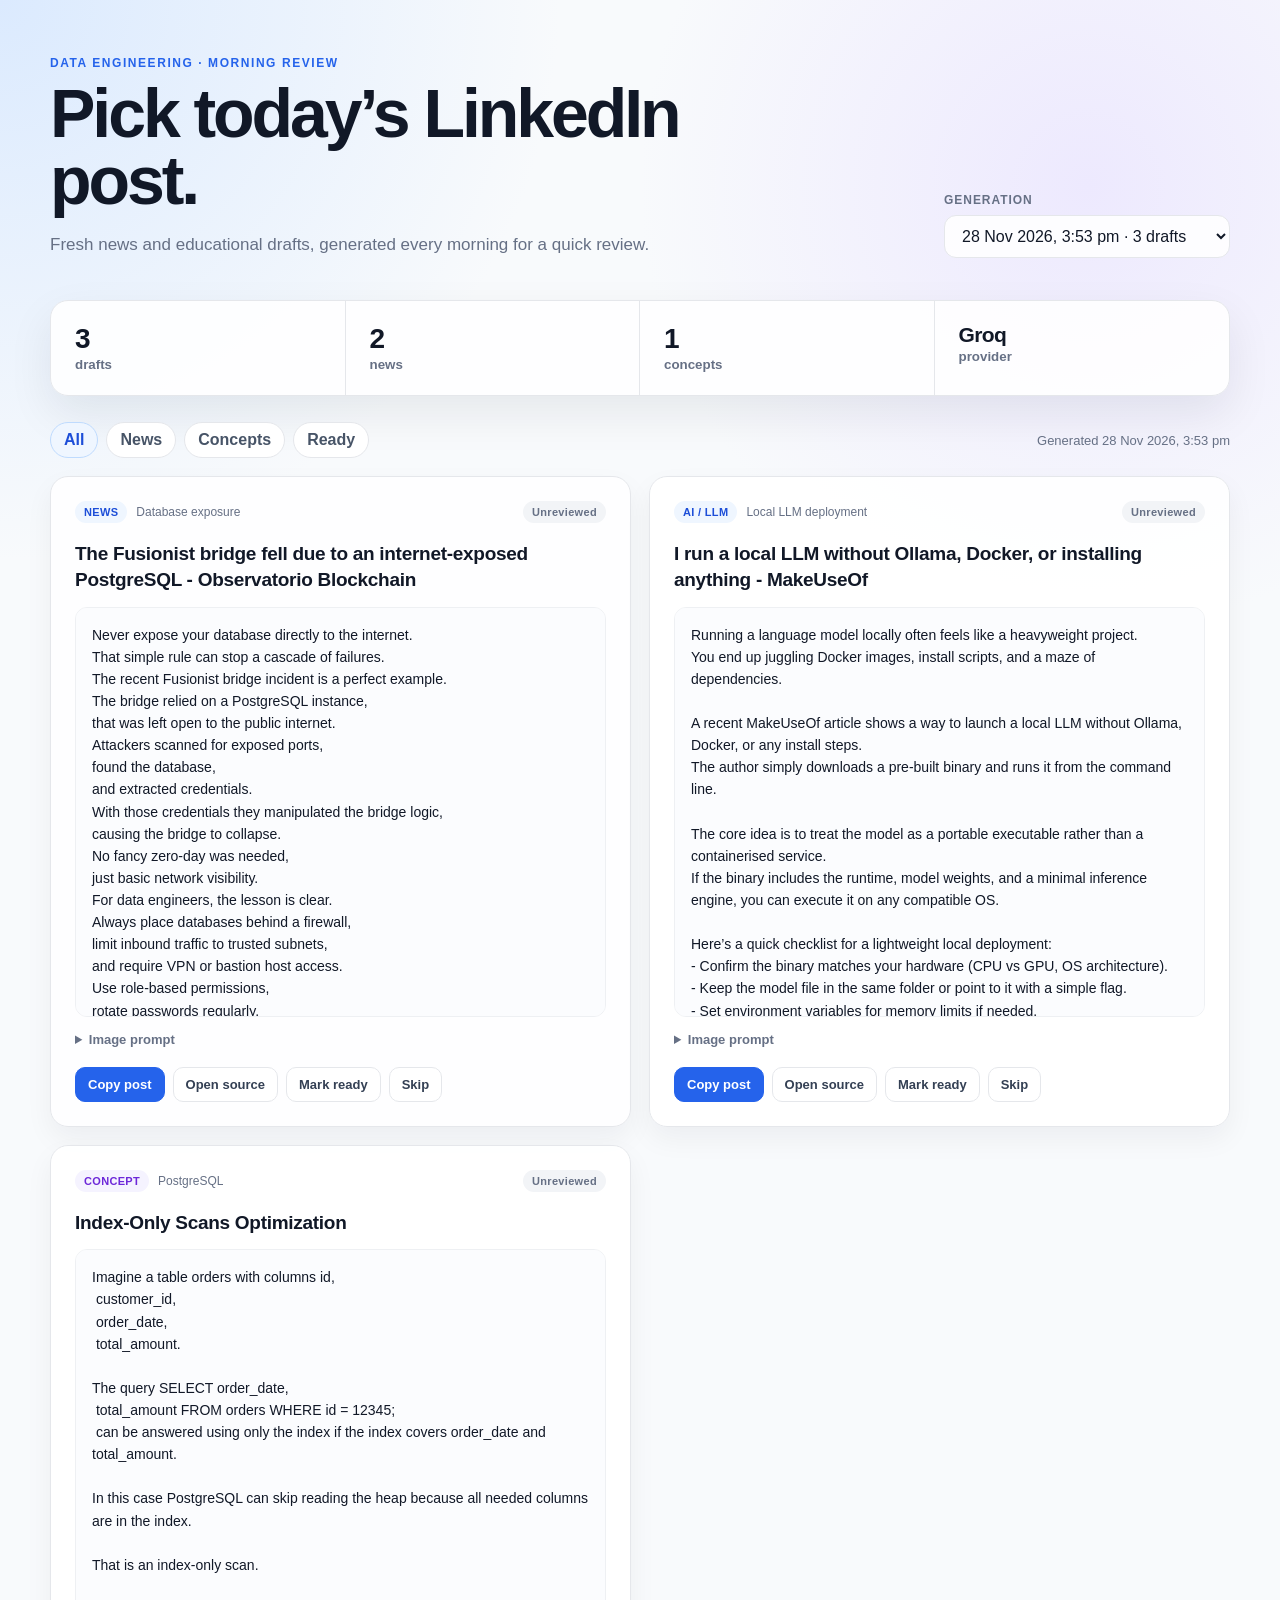
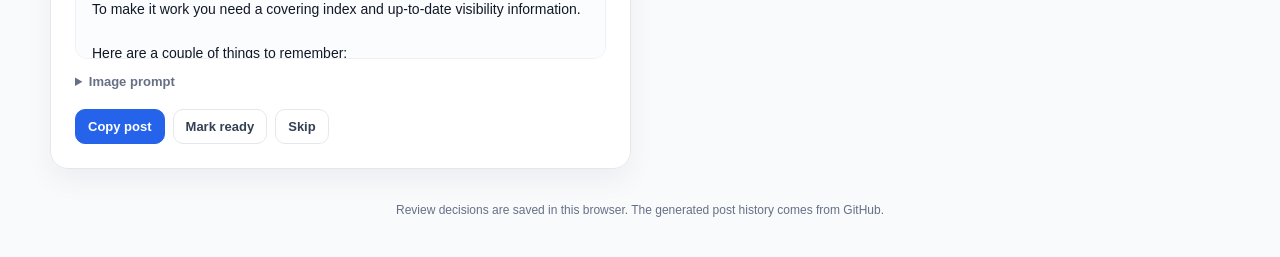
<file: index.html>
<!doctype html>
<html lang="en">
<head>
  <meta charset="utf-8">
  <meta name="viewport" content="width=device-width, initial-scale=1">
  <title>LinkedIn Morning Review</title>
  <meta http-equiv="refresh" content="0; url=frontend/">
  <link rel="canonical" href="frontend/">
  <script>window.location.replace('frontend/');</script>
</head>
<body>
  <p>Opening <a href="frontend/">LinkedIn Morning Review</a>…</p>
</body>
</html>
</file>
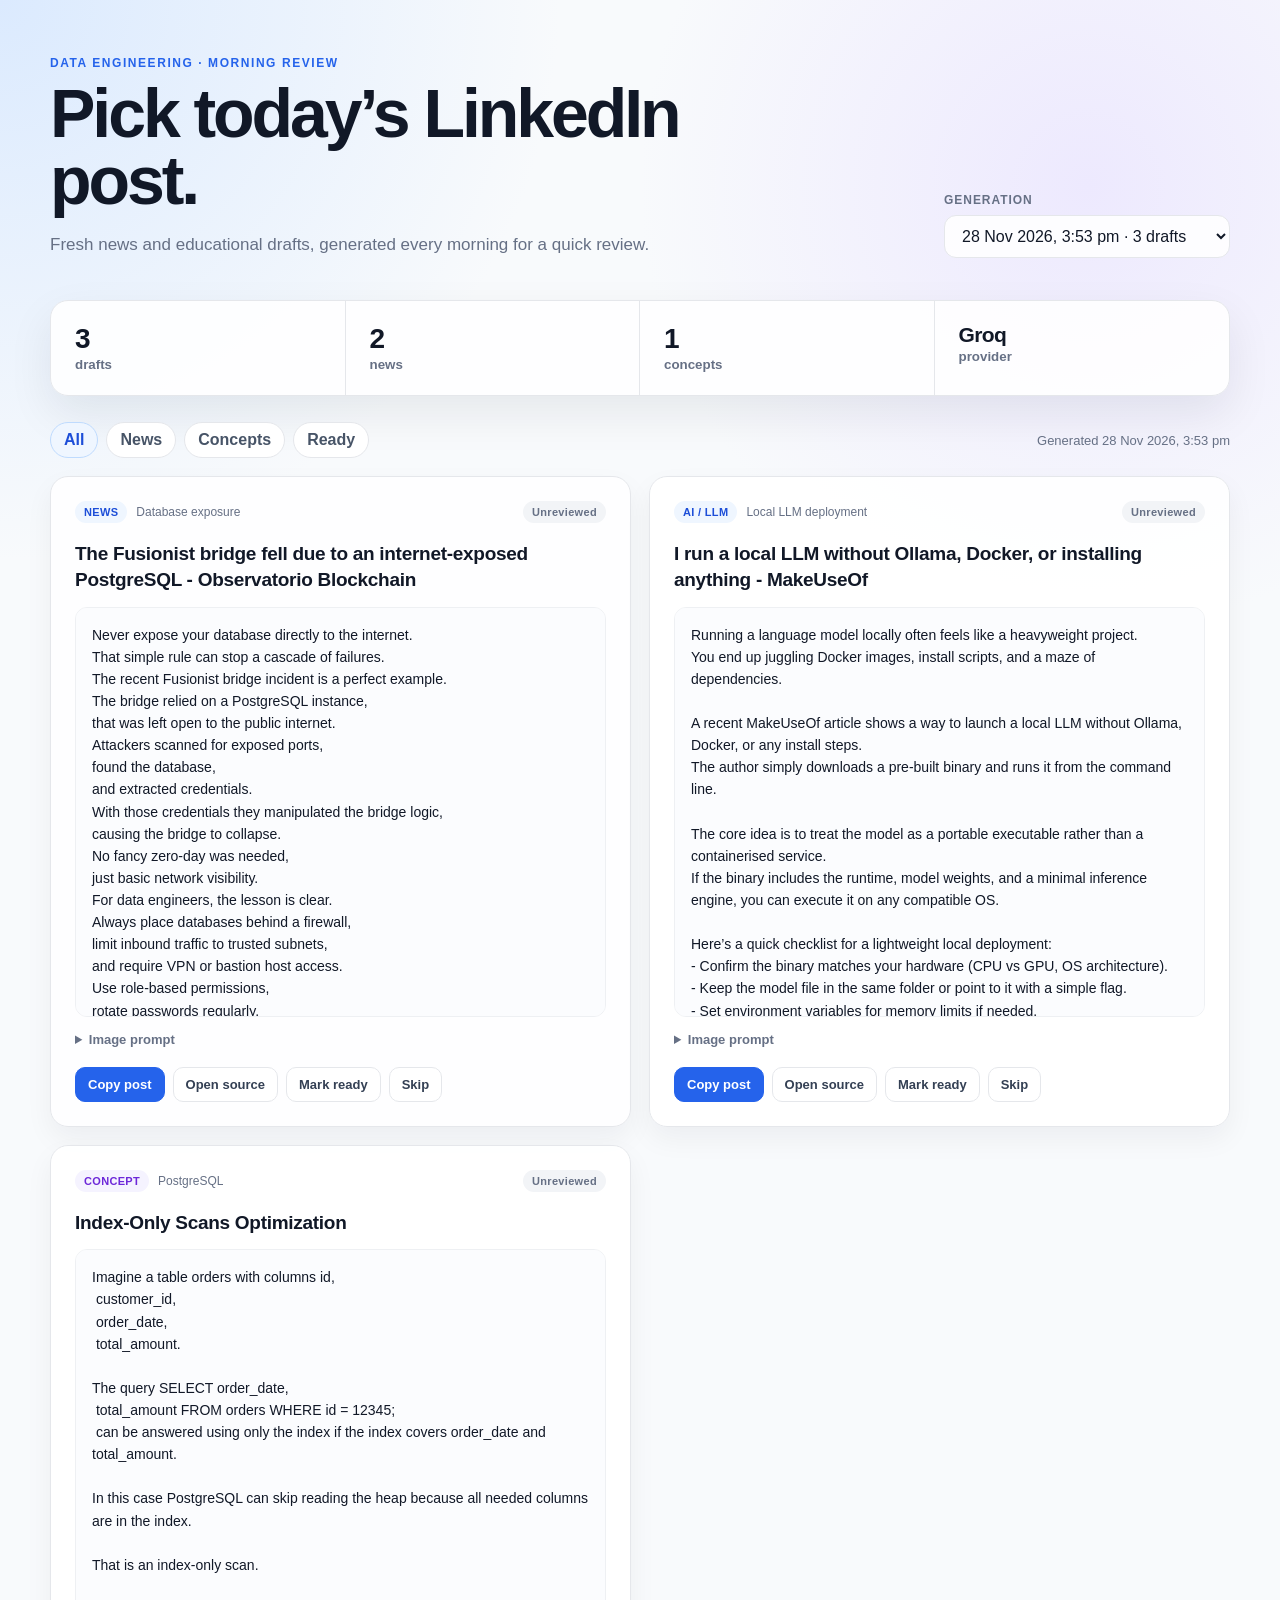
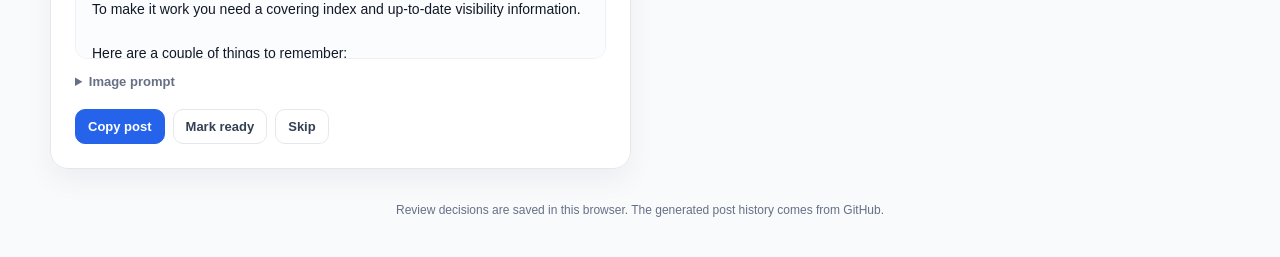
<file: frontend/index.html>
<!doctype html>
<html lang="en">
  <head>
    <meta charset="utf-8" />
    <meta name="viewport" content="width=device-width, initial-scale=1" />
    <meta name="theme-color" content="#0b1020" />
    <title>LinkedIn Morning Review</title>
    <link rel="stylesheet" href="styles.css" />
  </head>
  <body>
    <main class="shell">
      <header class="hero">
        <div>
          <p class="eyebrow">DATA ENGINEERING · MORNING REVIEW</p>
          <h1>Pick today’s LinkedIn post.</h1>
          <p class="subtle">
            Fresh news and educational drafts, generated every morning for a quick review.
          </p>
        </div>
        <div class="run-picker">
          <label for="runSelect">Generation</label>
          <select id="runSelect" aria-label="Select generation date"></select>
        </div>
      </header>

      <section class="summary" aria-label="Generation summary">
        <div class="stat"><span id="totalCount">—</span><small>drafts</small></div>
        <div class="stat"><span id="newsCount">—</span><small>news</small></div>
        <div class="stat"><span id="conceptCount">—</span><small>concepts</small></div>
        <div class="stat provider"><span id="providerName">—</span><small>provider</small></div>
      </section>

      <section class="toolbar" aria-label="Post filters">
        <div class="filters" role="group" aria-label="Filter posts">
          <button class="filter active" data-filter="all">All</button>
          <button class="filter" data-filter="news">News</button>
          <button class="filter" data-filter="concept">Concepts</button>
          <button class="filter" data-filter="ready">Ready</button>
        </div>
        <p id="generatedAt" class="timestamp"></p>
      </section>

      <section id="posts" class="post-grid" aria-live="polite"></section>
      <div id="emptyState" class="empty" hidden>No drafts match this filter.</div>

      <footer>
        Review decisions are saved in this browser. The generated post history comes from GitHub.
      </footer>
    </main>

    <template id="postTemplate">
      <article class="post-card">
        <div class="card-top">
          <div class="meta-row">
            <span class="type-badge"></span>
            <span class="topic"></span>
          </div>
          <span class="review-badge">Unreviewed</span>
        </div>
        <h2 class="post-title"></h2>
        <div class="post-content"></div>
        <details class="image-details">
          <summary>Image prompt</summary>
          <p class="image-prompt"></p>
        </details>
        <div class="actions">
          <button class="primary copy-button">Copy post</button>
          <a class="source-link" target="_blank" rel="noopener noreferrer">Open source</a>
          <button class="status-button ready-button">Mark ready</button>
          <button class="status-button skip-button">Skip</button>
        </div>
      </article>
    </template>

    <script src="app.js" defer></script>
  </body>
</html>
</file>
<file: frontend/styles.css>
:root {
  color-scheme: light;
  --ink: #111827;
  --muted: #667085;
  --line: #e5e7eb;
  --surface: rgba(255, 255, 255, 0.9);
  --accent: #2563eb;
  --accent-dark: #1d4ed8;
  --ready: #067647;
  --skip: #b42318;
  --shadow: 0 18px 45px rgba(15, 23, 42, 0.08);
}

* { box-sizing: border-box; }

body {
  margin: 0;
  min-height: 100vh;
  font-family: Inter, ui-sans-serif, -apple-system, BlinkMacSystemFont, "Segoe UI", sans-serif;
  color: var(--ink);
  background:
    radial-gradient(circle at top left, #dbeafe 0, transparent 35rem),
    radial-gradient(circle at 85% 10%, #ede9fe 0, transparent 28rem),
    #f8fafc;
}

button, select { font: inherit; }
button { cursor: pointer; }

.shell {
  width: min(1180px, calc(100% - 32px));
  margin: 0 auto;
  padding: 56px 0 40px;
}

.hero {
  display: flex;
  align-items: end;
  justify-content: space-between;
  gap: 32px;
}

.eyebrow {
  margin: 0 0 10px;
  color: var(--accent);
  font-size: 12px;
  font-weight: 800;
  letter-spacing: 0.13em;
}

h1 {
  margin: 0;
  max-width: 780px;
  font-size: clamp(36px, 6vw, 68px);
  line-height: 0.98;
  letter-spacing: -0.045em;
}

.subtle {
  max-width: 680px;
  margin: 18px 0 0;
  color: var(--muted);
  font-size: 17px;
  line-height: 1.6;
}

.run-picker {
  min-width: 230px;
  display: grid;
  gap: 8px;
}

.run-picker label {
  color: var(--muted);
  font-size: 12px;
  font-weight: 700;
  text-transform: uppercase;
  letter-spacing: 0.08em;
}

select {
  width: 100%;
  border: 1px solid var(--line);
  border-radius: 12px;
  padding: 11px 13px;
  background: var(--surface);
  color: var(--ink);
}

.summary {
  display: grid;
  grid-template-columns: repeat(4, 1fr);
  margin: 42px 0 22px;
  border: 1px solid var(--line);
  border-radius: 18px;
  overflow: hidden;
  background: var(--surface);
  box-shadow: var(--shadow);
}

.stat {
  padding: 22px 24px;
  border-right: 1px solid var(--line);
}

.stat:last-child { border-right: 0; }
.stat span { display: block; font-size: 28px; font-weight: 800; letter-spacing: -0.03em; }
.stat small { color: var(--muted); font-weight: 600; }
.stat.provider span { font-size: 21px; text-transform: capitalize; }

.toolbar {
  display: flex;
  align-items: center;
  justify-content: space-between;
  gap: 20px;
  margin: 26px 0 18px;
}

.filters { display: flex; flex-wrap: wrap; gap: 8px; }

.filter {
  border: 1px solid var(--line);
  border-radius: 999px;
  padding: 8px 13px;
  background: white;
  color: #475467;
  font-weight: 700;
}

.filter.active {
  border-color: #bfdbfe;
  background: #eff6ff;
  color: var(--accent-dark);
}

.timestamp { margin: 0; color: var(--muted); font-size: 13px; }

.post-grid {
  display: grid;
  grid-template-columns: repeat(2, minmax(0, 1fr));
  gap: 18px;
}

.post-card {
  min-width: 0;
  padding: 24px;
  border: 1px solid var(--line);
  border-radius: 18px;
  background: var(--surface);
  box-shadow: 0 12px 28px rgba(15, 23, 42, 0.05);
}

.card-top, .meta-row, .actions {
  display: flex;
  align-items: center;
}

.card-top { justify-content: space-between; gap: 12px; }
.meta-row { min-width: 0; gap: 9px; }

.type-badge, .review-badge {
  border-radius: 999px;
  padding: 5px 9px;
  font-size: 11px;
  font-weight: 800;
  letter-spacing: 0.03em;
}

.type-badge.news { background: #eff6ff; color: #1d4ed8; }
.type-badge.concept { background: #f5f3ff; color: #6d28d9; }
.review-badge { background: #f2f4f7; color: #667085; }
.review-badge.ready { background: #ecfdf3; color: var(--ready); }
.review-badge.skip { background: #fef3f2; color: var(--skip); }
.topic { overflow: hidden; color: var(--muted); font-size: 12px; text-overflow: ellipsis; white-space: nowrap; }

.post-title {
  margin: 18px 0 14px;
  font-size: 19px;
  line-height: 1.35;
  letter-spacing: -0.015em;
}

.post-content {
  max-height: 410px;
  overflow: auto;
  padding: 16px;
  border: 1px solid #eef0f3;
  border-radius: 12px;
  background: #fbfcfe;
  white-space: pre-wrap;
  font-size: 14px;
  line-height: 1.58;
}

.image-details { margin: 15px 0 0; color: var(--muted); }
.image-details summary { cursor: pointer; font-size: 13px; font-weight: 700; }
.image-prompt { margin: 10px 0 0; font-size: 13px; line-height: 1.55; }

.actions { flex-wrap: wrap; gap: 8px; margin-top: 20px; }
.actions button, .source-link {
  border-radius: 10px;
  padding: 9px 12px;
  font-size: 13px;
  font-weight: 750;
  text-decoration: none;
}

.primary { border: 1px solid var(--accent); background: var(--accent); color: white; }
.primary:hover { background: var(--accent-dark); }
.source-link, .status-button { border: 1px solid var(--line); background: white; color: #344054; }
.source-link[hidden] { display: none; }
.ready-button.selected { border-color: #a6f4c5; background: #ecfdf3; color: var(--ready); }
.skip-button.selected { border-color: #fecdca; background: #fef3f2; color: var(--skip); }

.empty {
  padding: 48px;
  border: 1px dashed #cbd5e1;
  border-radius: 16px;
  color: var(--muted);
  text-align: center;
}

footer { margin-top: 34px; color: var(--muted); font-size: 12px; text-align: center; }

@media (max-width: 800px) {
  .shell { padding-top: 32px; }
  .hero { align-items: stretch; flex-direction: column; }
  .run-picker { min-width: 0; }
  .summary { grid-template-columns: repeat(2, 1fr); }
  .stat:nth-child(2) { border-right: 0; }
  .stat:nth-child(-n+2) { border-bottom: 1px solid var(--line); }
  .post-grid { grid-template-columns: 1fr; }
  .toolbar { align-items: flex-start; flex-direction: column; }
}
</file>
